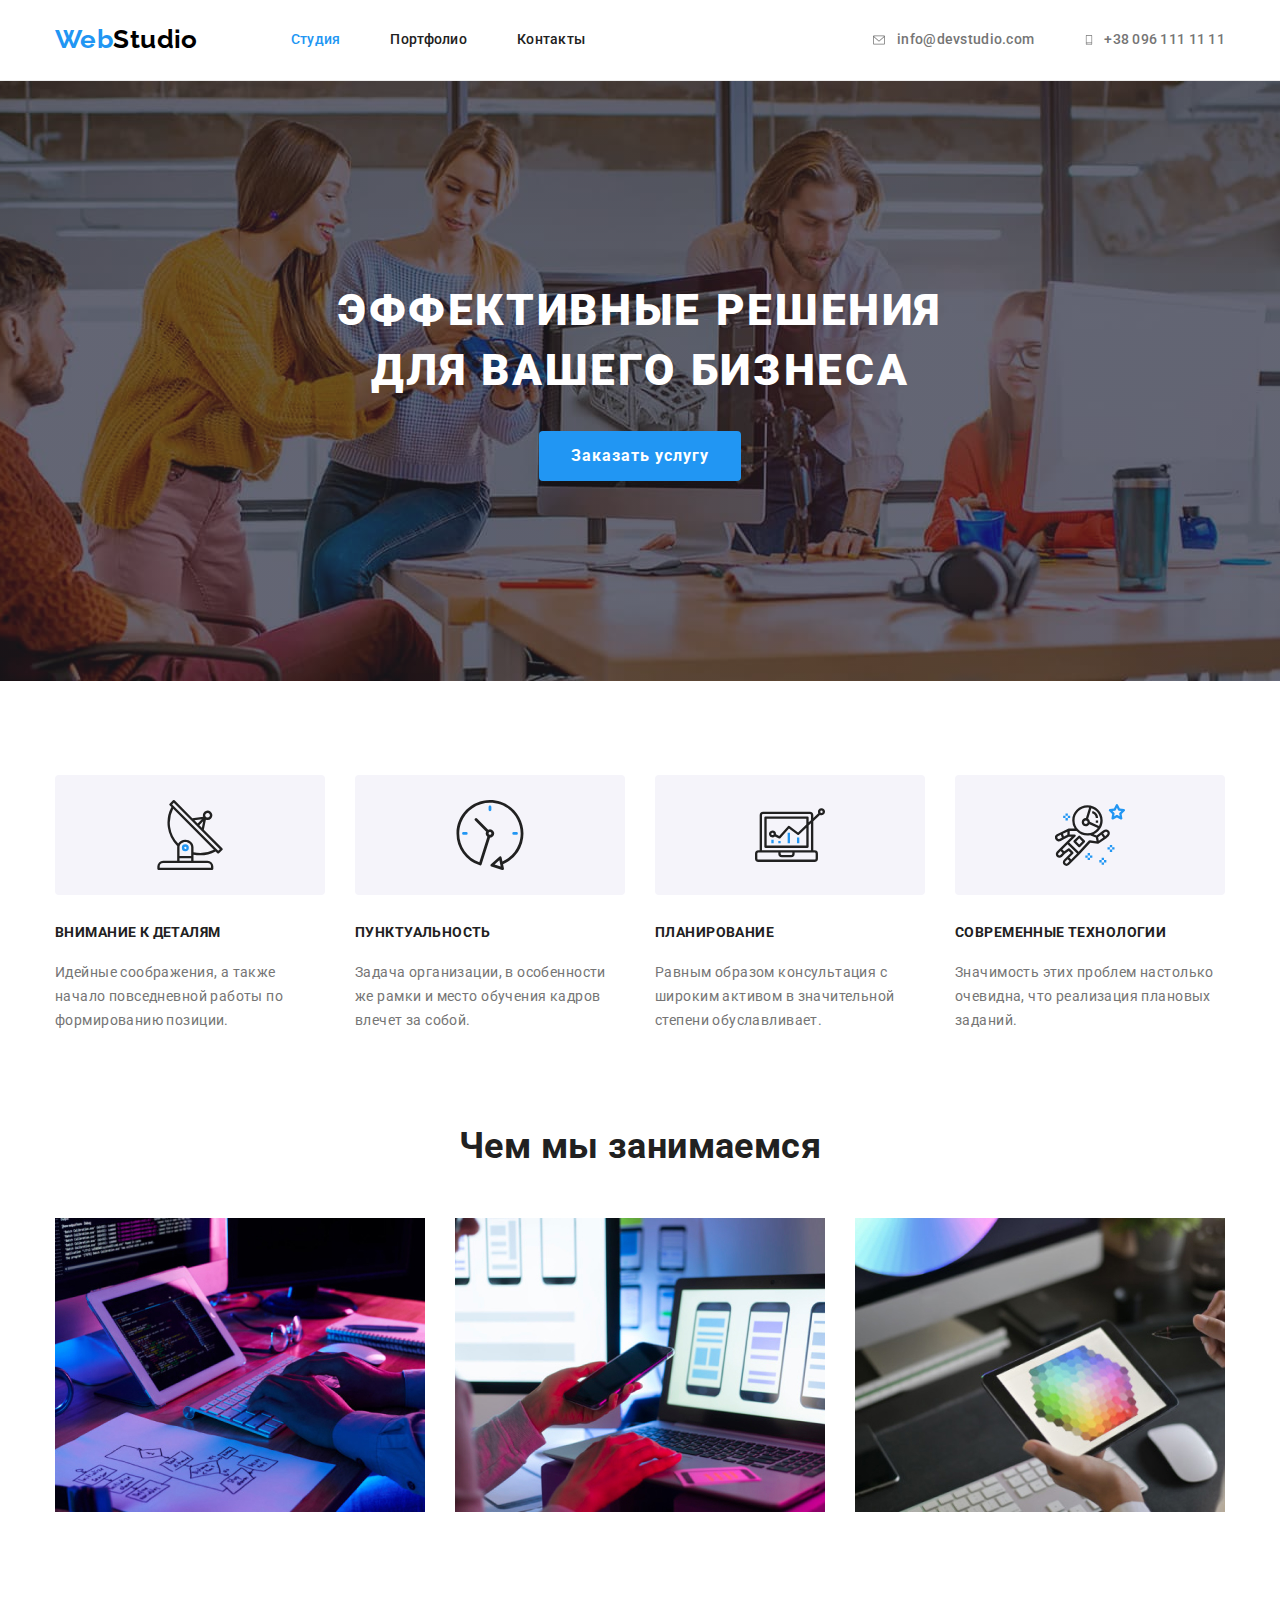
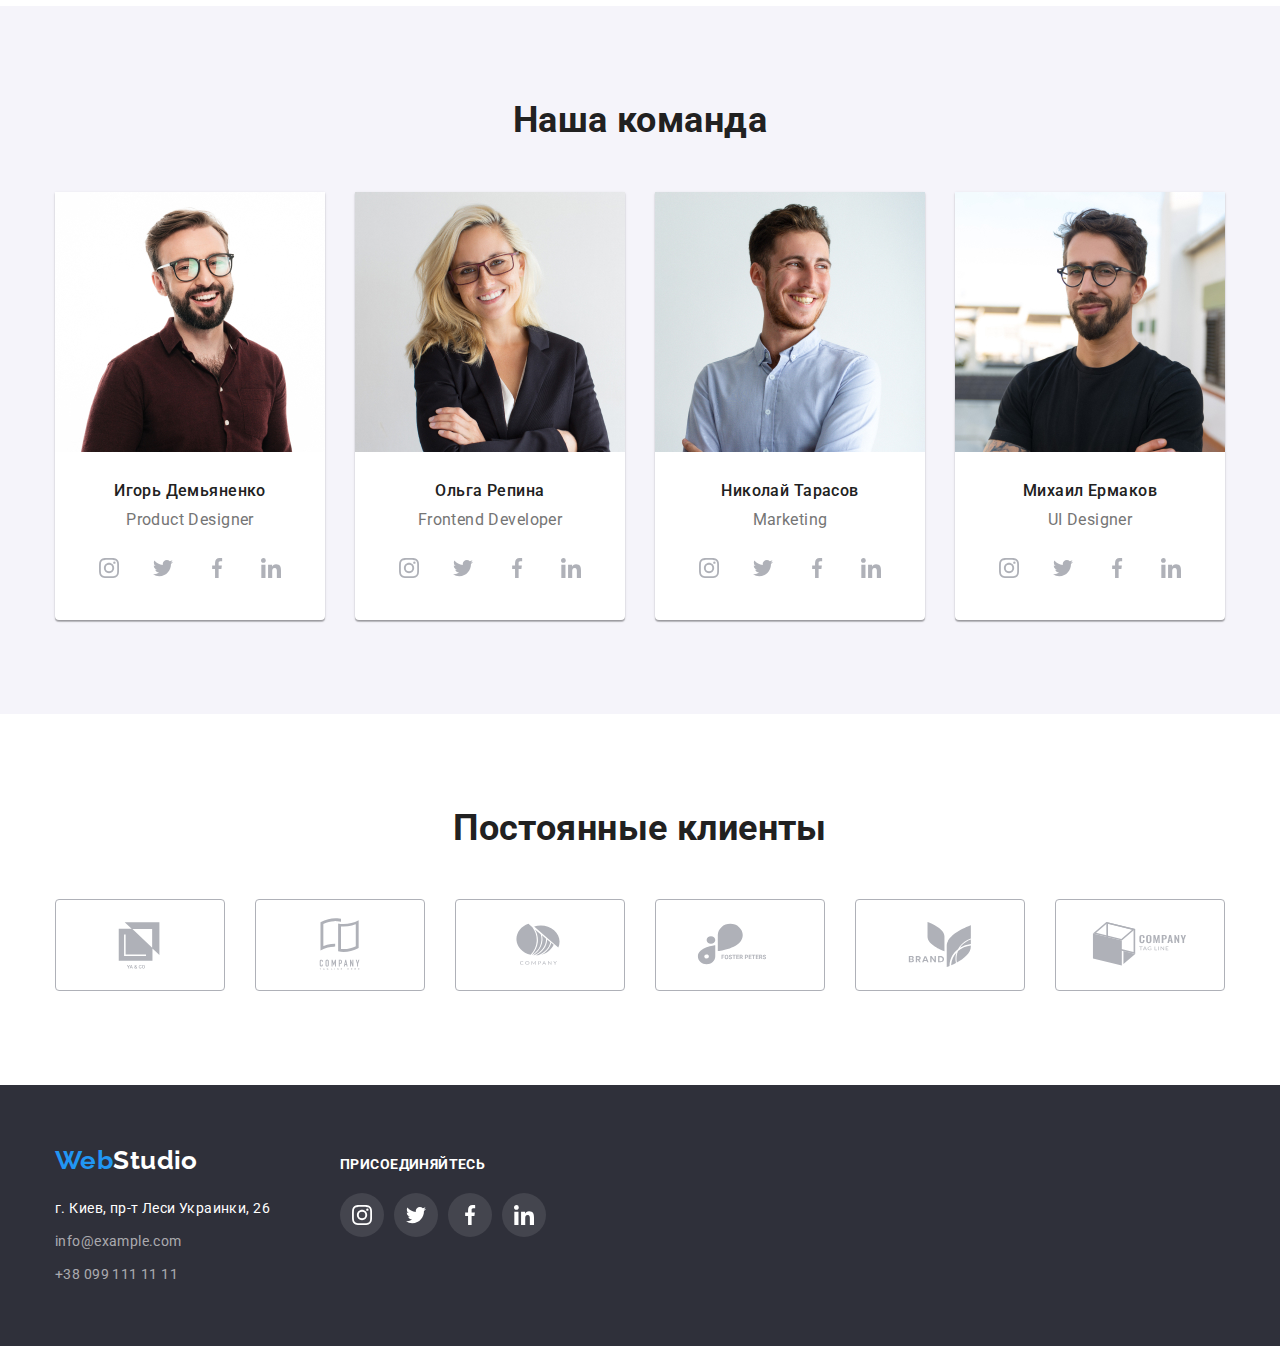
<file: index.html>
<!DOCTYPE html>
<html lang="ru">

<head>
  <meta charset="UTF-8" />
  <meta http-equiv="X-UA-Compatible" content="IE=edge" />
  <meta name="viewport" content="width=device-width, initial-scale=1.0" />
  <title>WebStudio</title>

  <link rel="preconnect" href="https://fonts.googleapis.com" />
  <link rel="preconnect" href="https://fonts.gstatic.com" crossorigin />
  <link href="https://fonts.googleapis.com/css2?family=Raleway:wght@700&family=Roboto:wght@400;500;700;900&display=swap"
    rel="stylesheet" />

  <link rel="stylesheet"
    href="https://cdnjs.cloudflare.com/ajax/libs/modern-normalize/1.1.0/modern-normalize.min.css" />

  <link rel="stylesheet" href="./css/style.css" />
</head>

<body>
  <header class="page-header">
    <div class="container main-container">
      <nav class="main-nav">
        <a href="./index.html" class="logo">Web<span class="accent">Studio</span></a>

        <ul class="site-nav list">
          <li class="item"><a href="" class="nav-link current">Студия</a></li>
          <li class="item"><a href="./portfolio.html" class="nav-link">Портфолио</a></li>
          <li class="item"><a href="" class="nav-link">Контакты</a></li>
        </ul>
      </nav>

      <ul class="contact-nav list">
        <li class="item">
          <div class="icon-envelope">
            <a href="mailto:info@devstudio.com" class="contact-link">
              <svg width="16" height="12" class="svg-envelope">
                <use href="./images/icons.svg#icon-envelope"></use>
              </svg>info@devstudio.com</a>
          </div>
        </li>
        <li class="item">
          <div class="icon-smartphone">
            <a href="tel:+380961111111" class="contact-link">
              <svg width="10" height="16" class="svg-smartphone">
                <use href="./images/icons.svg#icon-smartphone"></use>
              </svg>+38 096 111 11 11</a>
          </div>
        </li>
      </ul>
    </div>
  </header>


  <main>
    <section class="hero">
      <h1 class="hero-tittle">Эффективные решения для вашего бизнеса</h1>
      <button type="button" class="button">Заказать услугу</button>
    </section>

    <section class="section-first">
      <div class="container">
        <h2 class="visually-hidden">Преимущества</h2>
        <ul class="feature-list">
          <li class="item">
            <div class="icon-antenna">
              <svg width="70" height="70">
                <use href="./images/icons.svg#icon-antenna"></use>
              </svg>
            </div>
            <h3 class="feature-tittle">Внимание к деталям</h3>
            <p class="feature-text">
              Идейные соображения, а также начало повседневной работы по формированию позиции.
            </p>
          </li>
          <li class="item">
            <div class="icon-clock">
              <svg width="70" height="70">
                <use href="./images/icons.svg#icon-clock"></use>
              </svg>
            </div>
            <h3 class="feature-tittle">Пунктуальность</h3>
            <p class="feature-text">
              Задача организации, в особенности же рамки и место обучения кадров влечет за собой.
            </p>
          </li>
          <li class="item">
            <div class="icon-diagram">
              <svg width="70" height="70">
                <use href="./images/icons.svg#icon-diagram"></use>
              </svg>
            </div>
            <h3 class="feature-tittle">Планирование</h3>
            <p class="feature-text">
              Равным образом консультация с широким активом в значительной степени обуславливает.
            </p>
          </li>
          <li class="item">
            <div class="icon-astronaut">
              <svg width="70" height="70">
                <use href="./images/icons.svg#icon-astronaut"></use>
              </svg>
            </div>
            <h3 class="feature-tittle">Современные технологии</h3>
            <p class="feature-text">
              Значимость этих проблем настолько очевидна, что реализация плановых заданий.
            </p>
          </li>
        </ul>
      </div>
    </section>

    <section class="section-second">
      <div class="container">
        <h2 class="section-tittle">Чем мы занимаемся</h2>
        <ul class="feature-list">
          <li class="feature-list-item">
            <img class="services-img" src="./images/box1.jpg" alt="Вид услуги" width="370" />
          </li>
          <li class="feature-list-item">
            <img class="services-img" src="./images/box2.jpg" alt="Вид услуги" width="370" />
          </li>
          <li class="feature-list-item">
            <img class="services-img" src="./images/box3.jpg" alt="Вид услуги" width="370" />
          </li>
        </ul>
      </div>
    </section>

    <section class="section-third">
      <div class="container">
        <h2 class="section-tittle">Наша команда</h2>
        <ul class="feature-list">
          <li class="feature-list-employee">
            <img class="employee-img" src="./images/emp1.jpg" alt="Работник Игорь" width="270" />
            <div class="profession-employee">
              <h3 class="employee-name">Игорь Демьяненко</h3>
              <p class="employee-text">Product Designer</p>
              <ul class="social-network-items">
                <li class="list">
                  <a href="https://www.instagram.com/" class="link-instagram">
                    <svg width="20" height="20" class="svg-instagram">
                      <use href="./images/icons.svg#icon-instagram"></use>
                    </svg>
                  </a>
                </li>
                <li class="list">
                  <a href="https://twitter.com/" class="link-twitter">
                    <svg width="20" height="20" class="svg-twitter">
                      <use href="./images/icons.svg#icon-twitter"></use>
                    </svg>
                  </a>
                </li>
                <li class="list">
                  <a href="https://uk-ua.facebook.com/" class="link-facebook">
                    <svg width="20" height="20" class="svg-facebook">
                      <use href="./images/icons.svg#icon-facebook"></use>
                    </svg>
                  </a>
                </li>
                <li class="list">
                  <a href="https://ru.linkedin.com/" class="link-linkedin">
                    <svg width="20" height="20" class="svg-linkedin">
                      <use href="./images/icons.svg#icon-linkedin"></use>
                    </svg>
                  </a>
                </li>
              </ul>
            </div>
          </li>
          <li class="feature-list-employee">
            <img class="employee-img" src="./images/emp2.jpg" alt="Работник Ольга" width="270" />
            <div class="profession-employee">
              <h3 class="employee-name">Ольга Репина</h3>
              <p class="employee-text">Frontend Developer</p>
              <ul class="social-network-items">
                <li class="list">
                  <a href="https://www.instagram.com/" class="link-instagram">
                    <svg width="20" height="20" class="svg-instagram">
                      <use href="./images/icons.svg#icon-instagram"></use>
                    </svg>
                  </a>
                </li>
                <li class="list">
                  <a href="https://twitter.com/" class="link-twitter">
                    <svg width="20" height="20" class="svg-twitter">
                      <use href="./images/icons.svg#icon-twitter"></use>
                    </svg>
                  </a>
                </li>
                <li class="list">
                  <a href="https://uk-ua.facebook.com/" class="link-facebook">
                    <svg width="20" height="20" class="svg-facebook">
                      <use href="./images/icons.svg#icon-facebook"></use>
                    </svg>
                  </a>
                </li>
                <li class="list">
                  <a href="https://ru.linkedin.com/" class="link-linkedin">
                    <svg width="20" height="20" class="svg-linkedin">
                      <use href="./images/icons.svg#icon-linkedin"></use>
                    </svg>
                  </a>
                </li>
              </ul>
            </div>
          </li>
          <li class="feature-list-employee">
            <img class="employee-img" src="./images/emp3.jpg" alt="Работник Николай" width="270" />
            <div class="profession-employee">
              <h3 class="employee-name">Николай Тарасов</h3>
              <p class="employee-text">Marketing</p>
              <ul class="social-network-items">
                <li class="list">
                  <a href="https://www.instagram.com/" class="link-instagram">
                    <svg width="20" height="20" class="svg-instagram">
                      <use href="./images/icons.svg#icon-instagram"></use>
                    </svg>
                  </a>
                </li>
                <li class="list">
                  <a href="https://twitter.com/" class="link-twitter">
                    <svg width="20" height="20" class="svg-twitter">
                      <use href="./images/icons.svg#icon-twitter"></use>
                    </svg>
                  </a>
                </li>
                <li class="list">
                  <a href="https://uk-ua.facebook.com/" class="link-facebook">
                    <svg width="20" height="20" class="svg-facebook">
                      <use href="./images/icons.svg#icon-facebook"></use>
                    </svg>
                  </a>
                </li>
                <li class="list">
                  <a href="https://ru.linkedin.com/" class="link-linkedin">
                    <svg width="20" height="20" class="svg-linkedin">
                      <use href="./images/icons.svg#icon-linkedin"></use>
                    </svg>
                  </a>
                </li>
              </ul>
            </div>
          </li>
          <li class="feature-list-employee">
            <img class="employee-img" src="./images/emp4.jpg" alt="Работник Михаил" width="270" />
            <div class="profession-employee">
              <h3 class="employee-name">Михаил Ермаков</h3>
              <p class="employee-text">UI Designer</p>
              <ul class="social-network-items">
                <li class="list">
                  <a href="https://www.instagram.com/" class="link-instagram">
                    <svg width="20" height="20" class="svg-instagram">
                      <use href="./images/icons.svg#icon-instagram"></use>
                    </svg>
                  </a>
                </li>
                <li class="list">
                  <a href="https://twitter.com/" class="link-twitter">
                    <svg width="20" height="20" class="svg-twitter">
                      <use href="./images/icons.svg#icon-twitter"></use>
                    </svg>
                  </a>
                </li>
                <li class="list">
                  <a href="https://uk-ua.facebook.com/" class="link-facebook">
                    <svg width="20" height="20" class="svg-facebook">
                      <use href="./images/icons.svg#icon-facebook"></use>
                    </svg>
                  </a>
                </li>
                <li class="list">
                  <a href="https://ru.linkedin.com/" class="link-linkedin">
                    <svg width="20" height="20" class="svg-linkedin">
                      <use href="./images/icons.svg#icon-linkedin"></use>
                    </svg>
                  </a>
                </li>
              </ul>
            </div>
          </li>
        </ul>
      </div>
    </section>

    <section class="section-fourth">
      <div class="container">
        <h2 class="section-tittle">Постоянные клиенты</h2>
        <ul class="feature-list">
          <li class="feature-list-clients">
            <a href="" class="link-clients">
              <svg width="106" height="60" class="svg-client1">
                <use href="./images/sprite.svg#icon-client1"></use>
              </svg>
            </a>
          </li>
          <li class="feature-list-clients">
            <a href="" class="link-clients">
              <svg width="106" height="60" class="svg-client2">
                <use href="./images/sprite.svg#icon-client2"></use>
              </svg>
            </a>
          </li>
          <li class="feature-list-clients">
            <a href="" class="link-clients">
              <svg width="106" height="60" class="svg-client3">
                <use href="./images/sprite.svg#icon-client3"></use>
              </svg>
            </a>
          </li>
          <li class="feature-list-clients">
            <a href="" class="link-clients">
              <svg width="106" height="60" class="svg-client4">
                <use href="./images/sprite.svg#icon-client4"></use>
              </svg>
            </a>
          </li>
          <li class="feature-list-clients">
            <a href="" class="link-clients">
              <svg width="106" height="60" class="svg-client5">
                <use href="./images/sprite.svg#icon-client5"></use>
              </svg>
            </a>
          </li>
          <li class="feature-list-clients">
            <a href="" class="link-clients">
              <svg width="106" height="60" class="svg-client6">
                <use href="./images/sprite.svg#icon-client6"></use>
              </svg>
            </a>
          </li>
        </ul>
      </div>
    </section>
  </main>

  <footer class="footer">
    <div class="container container-footer">
      <div class="first-footer-flex-container">
        <div class="footer-logo-container">
          <a href="" class="logo">Web<span class="accent">Studio</span></a>
          <address>
            <ul class="footer-contact list">
              <li class="footer-contact-item">
                <a href="" class="footer-nav-address">г. Киев, пр-т Леси Украинки, 26</a>
              </li>
              <li class="footer-contact-item">
                <a href="mailto:info@example.com" class="contact-link">info@example.com</a>
              </li>
              <li class="footer-contact-item">
                <a href="tel:+380991111111" class="contact-link">+38 099 111 11 11</a>
              </li>
            </ul>
          </address>
        </div>
      </div>

      <div class="second-footer-flex-container">
        <h2 class="feature-tittle">Присоединяйтесь</h2>
        <ul class="footer-network-items">
          <li class="list">
            <a href="https://www.instagram.com/" class="link-instagram">
              <svg width="20" height="20" class="svg-inst">
                <use href="./images/icons.svg#icon-instagram2"></use>
              </svg>
            </a>
          </li>
          <li class="list">
            <a href="https://twitter.com/" class="link-twitter">
              <svg width="20" height="20" class="svg-twitter">
                <use href="./images/icons.svg#icon-twitter2"></use>
              </svg>
            </a>
          </li>
          <li class="list">
            <a href="https://uk-ua.facebook.com/" class="link-facebook">
              <svg width="20" height="20" class="svg-facebook">
                <use href="./images/icons.svg#icon-facebook2"></use>
              </svg>
            </a>
          </li>
          <li class="list">
            <a href="https://ru.linkedin.com/" class="link-linkedin">
              <svg width="20" height="20" class="svg-linkedin">
                <use href="./images/icons.svg#icon-linkedin2"></use>
              </svg>
            </a>
          </li>
        </ul>
      </div>
    </div>
  </footer>
</body>

</html>
</file>
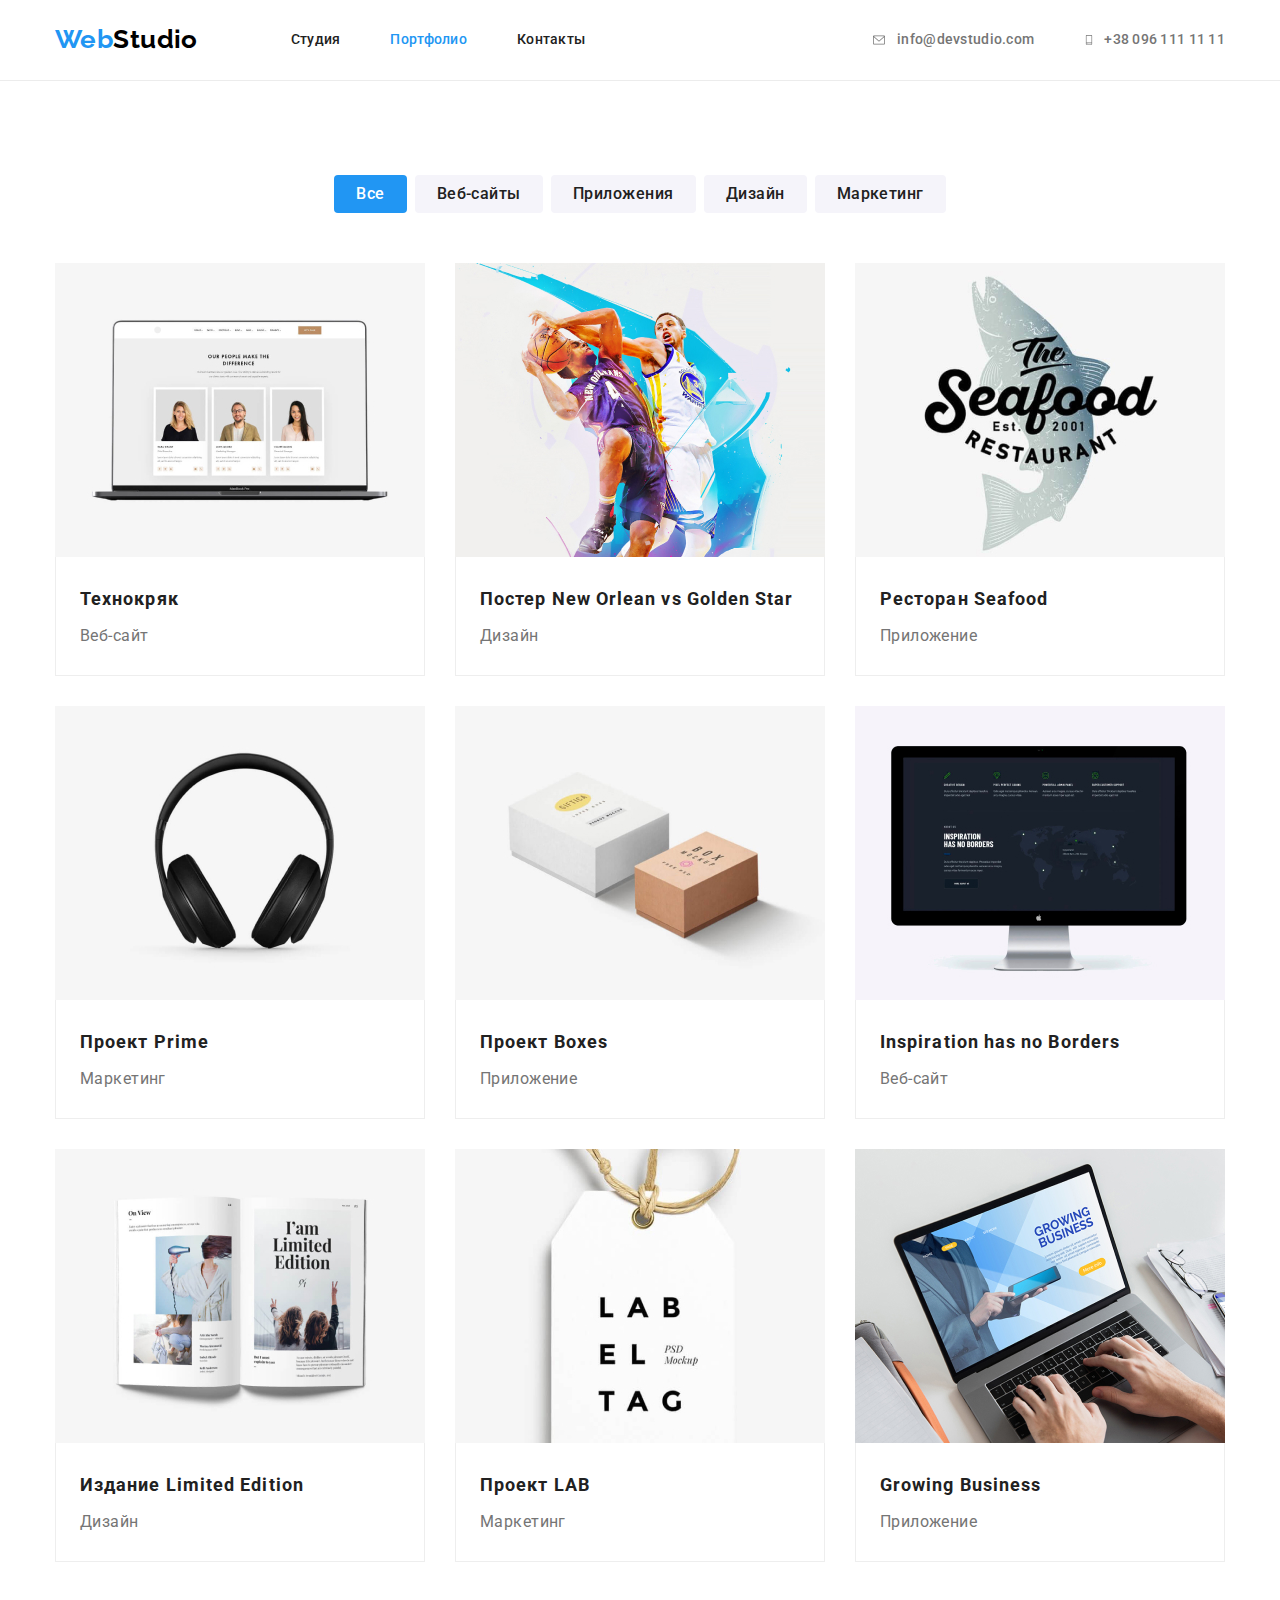
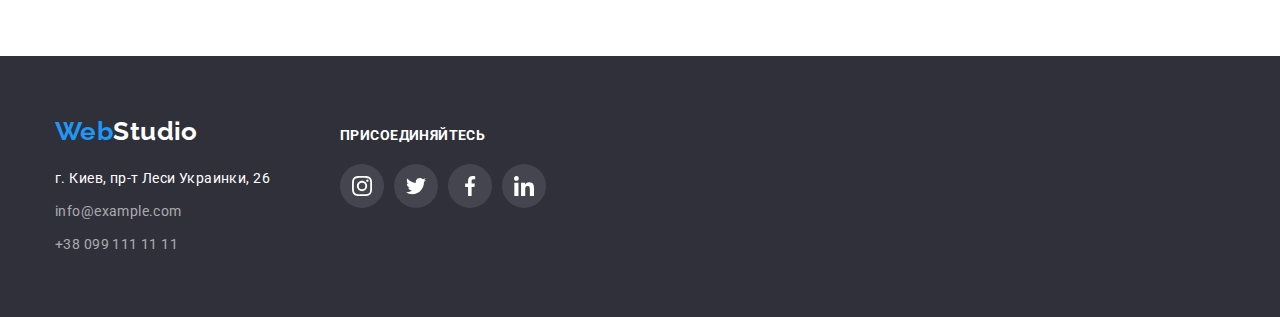
<file: portfolio.html>
<!DOCTYPE html>
<html lang="ru">

<head>
  <meta charset="UTF-8" />
  <meta http-equiv="X-UA-Compatible" content="IE=edge" />
  <meta name="viewport" content="width=device-width, initial-scale=1.0" />
  <title>WebStudio</title>

  <link rel="preconnect" href="https://fonts.googleapis.com" />
  <link rel="preconnect" href="https://fonts.gstatic.com" crossorigin />
  <link href="https://fonts.googleapis.com/css2?family=Raleway:wght@700&family=Roboto:wght@400;500;700;900&display=swap"
    rel="stylesheet" />

  <link rel="stylesheet"
    href="https://cdnjs.cloudflare.com/ajax/libs/modern-normalize/1.1.0/modern-normalize.min.css" />

  <link rel="stylesheet" href="./css/style.css" />
</head>

<body>
  <header class="page-header">
    <div class="container main-container">
      <nav class="main-nav">
        <a href="./index.html" class="logo">Web<span class="accent">Studio</span></a>

        <ul class="site-nav list">
          <li class="item"><a href="./index.html" class="nav-link">Студия</a></li>
          <li class="item"><a href="" class="nav-link current">Портфолио</a></li>
          <li class="item"><a href="./contact.html" class="nav-link">Контакты</a></li>
        </ul>
      </nav>

      <ul class="contact-nav list">
        <li class="item">
          <div class="icon-envelope">
            <a href="mailto:info@devstudio.com" class="contact-link">
              <svg width="16" height="12" class="svg-envelope">
                <use href="./images/icons.svg#icon-envelope"></use>
              </svg>info@devstudio.com</a>
          </div>
        </li>
        <li class="item">
          <div class="icon-smartphone">
            <a href="tel:+380961111111" class="contact-link">
              <svg width="10" height="16" class="svg-smartphone">
                <use href="./images/icons.svg#icon-smartphone"></use>
              </svg>+38 096 111 11 11</a>
          </div>
        </li>
      </ul>
    </div>
  </header>

  <main>
    <section class="portfolio-section">
      <div class="container">
        <h1 class="visually-hidden">Наши проекты</h1>
        <ul class="list list-button">
          <li class="item">
            <button type="button" class="secondary-button currently-active">Все</button>
          </li>
          <li class="item"><button type="button" class="secondary-button">Веб-сайты</button></li>
          <li class="item"><button type="button" class="secondary-button">Приложения</button></li>
          <li class="item"><button type="button" class="secondary-button">Дизайн</button></li>
          <li class="item"><button type="button" class="secondary-button">Маркетинг</button></li>
        </ul>

        <ul class="list wrap-list">
          <li class="wrap-element">
            <a href="" class="link-wrap-element">
              <img class="footer-img" src="./images/project1.jpg" alt="Технокряк" width="370" />
              <div class="projects-description">
                <h2 class="project-tittle">Технокряк</h2>
                <p class="project-text">Веб-сайт</p>
              </div>
            </a>
          </li>
          <li class="wrap-element">
            <a href="" class="link-wrap-element">
              <img class="footer-img" src="./images/project2.jpg" alt="Постер New Orlean vs Golden Star" width="370" />
              <div class="projects-description">
                <h2 class="project-tittle">Постер New Orlean vs Golden Star</h2>
                <p class="project-text">Дизайн</p>
              </div>
            </a>
          </li>
          <li class="wrap-element">
            <a href="" class="link-wrap-element">
              <img class="footer-img" src="./images/project3.jpg" alt="Ресторан Seafood" width="370" />
              <div class="projects-description">
                <h2 class="project-tittle">Ресторан Seafood</h2>
                <p class="project-text">Приложение</p>
              </div>
            </a>
          </li>
          <li class="wrap-element">
            <a href="" class="link-wrap-element">
              <img class="footer-img" src="./images/project4.jpg" alt="Проект Prime" width="370" />
              <div class="projects-description">
                <h2 class="project-tittle">Проект Prime</h2>
                <p class="project-text">Маркетинг</p>
              </div>
            </a>
          </li>
          <li class="wrap-element">
            <a href="" class="link-wrap-element">
              <img class="footer-img" src="./images/project5.jpg" alt="Проект Boxes" width="370" />
              <div class="projects-description">
                <h2 class="project-tittle">Проект Boxes</h2>
                <p class="project-text">Приложение</p>
              </div>
            </a>
          </li>
          <li class="wrap-element">
            <a href="" class="link-wrap-element">
              <img class="footer-img" src="./images/project6.jpg" alt="Inspiration has no Borders" width="370" />
              <div class="projects-description">
                <h2 class="project-tittle">Inspiration has no Borders</h2>
                <p class="project-text">Веб-сайт</p>
              </div>
            </a>
          </li>
          <li class="wrap-element">
            <a href="" class="link-wrap-element">
              <img class="footer-img" src="./images/project7.jpg" alt="Издание Limited Edition" width="370" />
              <div class="projects-description">
                <h2 class="project-tittle">Издание Limited Edition</h2>
                <p class="project-text">Дизайн</p>
              </div>
            </a>
          </li>
          <li class="wrap-element">
            <a href="" class="link-wrap-element">
              <img class="footer-img" src="./images/project8.jpg" alt="Проект LAB" width="370" />
              <div class="projects-description">
                <h2 class="project-tittle">Проект LAB</h2>
                <p class="project-text">Маркетинг</p>
              </div>
            </a>
          </li>
          <li class="wrap-element">
            <a href="" class="link-wrap-element">
              <img class="footer-img" src="./images/project9.jpg" alt="Growing Business" width="370" />
              <div class="projects-description">
                <h2 class="project-tittle">Growing Business</h2>
                <p class="project-text">Приложение</p>
              </div>
            </a>
          </li>
        </ul>
      </div>
    </section>
  </main>

  <footer class="footer">
    <div class="container container-footer">
      <div class="first-footer-flex-container">
        <div class="footer-logo-container">
          <a href="" class="logo">Web<span class="accent">Studio</span></a>
          <address>
            <ul class="footer-contact list">
              <li class="footer-contact-item">
                <a href="" class="footer-nav-address">г. Киев, пр-т Леси Украинки, 26</a>
              </li>
              <li class="footer-contact-item">
                <a href="mailto:info@example.com" class="contact-link">info@example.com</a>
              </li>
              <li class="footer-contact-item">
                <a href="tel:+380991111111" class="contact-link">+38 099 111 11 11</a>
              </li>
            </ul>
          </address>
        </div>
      </div>

      <div class="second-footer-flex-container">
        <h2 class="feature-tittle">Присоединяйтесь</h2>
        <ul class="footer-network-items">
          <li class="list">
            <a href="https://www.instagram.com/" class="link-instagram">
              <svg width="20" height="20" class="svg-inst">
                <use href="./images/icons.svg#icon-instagram2"></use>
              </svg>
            </a>
          </li>
          <li class="list">
            <a href="https://twitter.com/" class="link-twitter">
              <svg width="20" height="20" class="svg-twitter">
                <use href="./images/icons.svg#icon-twitter2"></use>
              </svg>
            </a>
          </li>
          <li class="list">
            <a href="https://uk-ua.facebook.com/" class="link-facebook">
              <svg width="20" height="20" class="svg-facebook">
                <use href="./images/icons.svg#icon-facebook2"></use>
              </svg>
            </a>
          </li>
          <li class="list">
            <a href="https://ru.linkedin.com/" class="link-linkedin">
              <svg width="20" height="20" class="svg-linkedin">
                <use href="./images/icons.svg#icon-linkedin2"></use>
              </svg>
            </a>
          </li>
        </ul>
      </div>
    </div>
  </footer>
</body>

</html>
</file>
<file: css/style.css>
:root {
  --primary-text-color: #212121;
  --secondary-text-color: #757575;
  --accent-color: #2196f3;
  --bcg-color: #2f303a;
  --primary-letter-spacing: 0.03em;
  --secondary-letter-spacing: 0.02em;
  --hero-letter-spacing: 0.06em;
}

body {
  color: var(--primary-text-color);
  background-color: #fff;

  font-size: 14px;
  font-family: Roboto, sans-serif;
  letter-spacing: var(--primary-letter-spacing);
}

h,
p {
  margin: 0;
}

ul {
  padding: 0;
}

.hero-tittle {
  margin: 0 auto 30px;

  letter-spacing: var(--hero-letter-spacing);
  font-weight: 900;
  font-size: 44px;
  max-width: 696px;
  line-height: 1.36;
  text-align: center;
  text-transform: uppercase;
}

.hero {
  padding: 200px 0px;
  margin: auto;
  text-align: center;

  background-image: linear-gradient(rgba(47, 48, 58, 0.4), rgba(47, 48, 58, 0.4)),
    url('../images/bcg-img.jpg');

  background-repeat: no-repeat;
  background-position: 50% 50%;
  max-width: 1600px;
}

/* svg */

.icon-envelope {
  fill: #757575;
}

.icon-envelope:hover {
  fill: #2196f3;
}

.svg-envelope {
  margin-right: 10px;
}

.contact-nav .contact-link {
  display: flex;
  align-items: center;
}


.icon-smartphone {
  fill: #757575;
}

.icon-smartphone:hover {
  fill: #2196f3;
}

.svg-smartphone {
  margin-right: 10px;
}



.icon-antenna,
.icon-clock,
.icon-diagram,
.icon-astronaut {
  display: flex;
  width: 270px;
  height: 120px;
  background: #f5f4fa;
  border-radius: 4px;
  justify-content: center;
  align-items: center;
  margin-bottom: 30px;
}



.social-network-items {
  display: flex;
  justify-content: center;
}

.social-network-items li+li {
  margin-left: 10px;
}

.link-instagram,
.link-twitter,
.link-facebook,
.link-linkedin {
  display: flex;
  justify-content: center;
  align-items: center;
  width: 44px;
  height: 44px;
  border-radius: 50%;
}

.link-instagram:hover,
.link-twitter:hover,
.link-facebook:hover,
.link-linkedin:hover,
.link-instagram:focus,
.link-twitter:focus,
.link-facebook:focus,
.link-linkedin:focus {
  background-color: #2196f3;
}

.svg-instagram,
.svg-twitter,
.svg-facebook,
.svg-linkedin {
  fill: #afb1b8;
}

.link-instagram:hover .svg-instagram,
.link-twitter:hover .svg-twitter,
.link-facebook:hover .svg-facebook,
.link-linkedin:hover .svg-linkedin,
.link-instagram:focus .svg-instagram,
.link-twitter:focus .svg-twitter,
.link-facebook:focus .svg-facebook,
.link-linkedin:focus .svg-linkedin {
  fill: #ffffff;
}



.feature-list-clients {
  width: calc((100%-150px) / 6);
  height: 92px;

  cursor: pointer;
}

.link-clients {
  display: flex;
  justify-content: center;
  align-items: center;
  width: 170px;
  height: 92px;
  border: 1px solid #afb1b8;
  border-radius: 4px;
}

.feature-list-clients:hover .link-clients {
  border: 1px solid #2196f3;
}

.svg-client1,
.svg-client2,
.svg-client3,
.svg-client4,
.svg-client5,
.svg-client6 {
  fill: #afb1b8;
}

.link-clients:hover .svg-client1,
.link-clients:hover .svg-client2,
.link-clients:hover .svg-client3,
.link-clients:hover .svg-client4,
.link-clients:hover .svg-client5,
.link-clients:hover .svg-client6,
.link-clients:focus .svg-client1,
.link-clients:focus .svg-client2,
.link-clients:focus .svg-client3,
.link-clients:focus .svg-client4,
.link-clients:focus .svg-client5,
.link-clients:focus .svg-client6 {
  fill: #2196f3;
}

.both-of-sections,
.section-third,
.section-fourth {
  padding-top: 94px;
  padding-bottom: 94px;
}

h2 {
  margin-top: 0;
  margin-bottom: 0;
}

.feature-list,
.list {
  padding: 0;
  margin: 0;
  list-style: none;
}

.feature-list {
  display: flex;
}

.feature-list .item {
  width: 270px;
}

.projects-description {
  padding: 24px 24px;
  border-bottom: 1px solid #eeeeee;
  border-right: 1px solid #eeeeee;
  border-left: 1px solid #eeeeee;
}

.project-tittle {
  margin-bottom: 4px;
  font-size: 18px;
  line-height: 2;
  letter-spacing: var(--hero-letter-spacing);
}

.project-text {
  margin-top: 0;
  margin-bottom: 0px;
  color: var(--secondary-text-color);
  font-size: 16px;
  line-height: 1.88;
}

.feature-tittle {
  margin-top: 0px;
  margin-bottom: 20px;

  font-size: 14px;
  line-height: 1.14;
  text-transform: uppercase;
}

.logo {
  color: var(--accent-color);

  font-family: Raleway, sans-serif;
  font-weight: 700;
  font-size: 26px;
  line-height: 1.2;
  text-decoration: none;
}

.container>.logo {
  display: inline-block;
  margin-bottom: 20px;
}

.container {
  margin-left: auto;
  margin-right: auto;
  width: 1200px;
  padding-right: 15px;
  padding-left: 15px;
}

.page-header {
  border-bottom: 1px solid #ececec;
}

.accent {
  color: #000000;
}

.footer .logo .accent {
  color: #ffffff;
}

.site-nav .nav-link {
  color: var(--primary-text-color);
}

.contact-nav .contact-link,
.feature-text,
.employee-text {
  color: var(--secondary-text-color);
}

.site-nav .nav-link,
.contact-nav .contact-link,
.footer-nav-address,
.footer-contact .contact-link {
  text-decoration: none;
}

.footer-contact {
  display: inline-block;
}

.footer {
  padding-top: 60px;
  padding-bottom: 60px;
}

.feature-text,
.footer-contact.list {
  line-height: 1.71;
}

.feature-text {
  margin-top: 0;
  margin-bottom: 0;
}

.footer-contact.list {
  font-weight: 400;
}

address {
  font-style: normal;
}

.section-tittle {
  margin-bottom: 50px;

  font-size: 36px;
  line-height: 1.16;
  text-align: center;
}

.employee-name {
  margin-top: 0;
  margin-bottom: 10px;
}

.employee-img {
  display: block;
}

.section-first {
  padding-top: 94px;
  padding-bottom: 94px;
}

.employee-name {
  font-weight: 500;
  font-size: 16px;
  line-height: 1.18;
  text-align: center;
}

.employee-text {
  margin-top: 0;
  margin-bottom: 16px;

  font-size: 16px;
  line-height: 1.18;
  text-align: center;
}

.profession-employee {
  padding-top: 30px;
  padding-bottom: 30px;
  padding-left: 5px;
  padding-right: 5px;
}

.site-nav .nav-link:hover,
.contact-nav .contact-link:hover,
.footer-contact .contact-link:hover,
.site-nav .nav-link:focus,
.contact-nav .contact-link:focus,
.footer-contact .contact-link:focus {
  color: var(--accent-color);
}

.main-container {
  display: flex;
  align-items: center;
}

.portfolio-section {
  padding-top: 94px;
  padding-bottom: 94px;
}

.main-nav {
  display: flex;
  align-items: center;
}

.site-nav,
.contact-nav {
  letter-spacing: var(--secondary-letter-spacing);
  font-weight: 500;
  line-height: 1.14;
}

.visually-hidden {
  position: absolute;
  width: 1px;
  height: 1px;
  margin: -1px;
  border: 0;
  padding: 0;

  white-space: nowrap;
  clip-path: inset(100%);
  clip: rect(0 0 0 0);
  overflow: hidden;
}

.site-nav {
  display: flex;
  margin-left: 93px;
}

.site-nav .item+.item,
.contact-nav .item+.item {
  margin-left: 50px;
}

.site-nav .nav-link {
  display: block;
  padding-top: 32px;
  padding-bottom: 32px;
}

.contact-nav {
  display: flex;
  margin-left: auto;
}

.site-nav .nav-link.current {
  color: var(--accent-color);
}

.button {
  display: inline-block;
  border-radius: 4px;
  padding: 10px 32px;
  min-width: 200px;

  color: #ffffff;
  background-color: var(--accent-color);

  letter-spacing: var(--hero-letter-spacing);
  font-family: 'Roboto';
  font-weight: 700;
  font-size: 16px;
  line-height: 1.88;
  align-items: center;
  text-align: center;

  cursor: pointer;
  border: none;
}

.secondary-button {
  display: block;
  border-radius: 4px;
  padding: 6px 22px;

  color: var(--primary-text-color);
  background-color: #f5f4fa;

  font-family: 'Roboto';
  font-weight: 500;
  font-size: 16px;
  line-height: 1.62;
  text-align: center;
  letter-spacing: var(--primary-letter-spacing);

  cursor: pointer;
  border: none;
}

.currently-active {
  color: #ffffff;
  background-color: #2196f3;
}

.secondary-button:hover,
.secondary-button:focus {
  color: #ffffff;
  background-color: var(--accent-color);

  box-shadow: 0px 3px 1px rgba(0, 0, 0, 0.1), 0px 1px 2px rgba(0, 0, 0, 0.08),
    0px 2px 2px rgba(0, 0, 0, 0.12);
}

.footer,
.hero {
  background-color: var(--bcg-color);
}

.footer-contact .contact-link {
  color: #ffffff99;
}

.footer-nav-address,
.hero-tittle {
  color: #ffffff;
}

.section-second {
  padding-bottom: 94px;
}

.section-third {
  background-color: #f5f4fa;
}

/* 
мелкий текст #757575 
жирный текст #212121
цвет лого черный #000000
цвет лого синий #2196F3
цвет кнопки (accent) #2196F3;
цвет h1 #FFFFFF
цвет фона h1 и футера #2F303A
цвет фона сотрудников #F5F4FA
#FFFFFF99 60% для почты и телефона в футере
*/

/* Портфолио */

.wrap-list {
  display: flex;
  flex-wrap: wrap;
}

.wrap-element {
  width: calc((100% - 60px) / 3);
  margin-right: 30px;
  margin-bottom: 30px;

  cursor: pointer;
}

.wrap-element .footer-img {
  display: block;
}

.link-wrap-element:hover,
.link-wrap-element:focus {
  box-shadow: 0px 1px 1px rgba(0, 0, 0, 0.12), 0px 4px 4px rgba(0, 0, 0, 0.06),
    1px 4px 6px rgba(0, 0, 0, 0.16);
}

.link-wrap-element {
  text-decoration: none;
  color: var(--primary-text-color);
}

.link-wrap-element:hover .projects-description,
.link-wrap-element:focus .projects-description {
  box-shadow: 0px 1px 1px rgba(0, 0, 0, 0.12), 0px 4px 4px rgba(0, 0, 0, 0.06),
    1px 4px 6px rgba(0, 0, 0, 0.16);
}

.wrap-element:nth-child(3n) {
  margin-right: 0px;
}

.wrap-element:nth-last-child(-n + 3) {
  margin-bottom: 0;
}

.list-button {
  display: flex;
  justify-content: center;
  margin-bottom: 50px;
}

.list-button .item+.item {
  margin-left: 8px;
}

h1 {
  margin: 0;
}

.feature-list .item {
  width: calc((100% - 90px) / 4);
}

.feature-list .item+.item,
.feature-list-employee+.feature-list-employee,
.feature-list-item+.feature-list-item,
.feature-list-clients+.feature-list-clients {
  margin-left: 30px;
}

.feature-list-item {
  width: calc((100% - 60px) / 3);
}

.services-img {
  display: block;
}

.feature-list-employee {
  width: calc((100% - 90px) / 4);
  background-color: #ffffff;

  box-shadow: 0px 1px 3px rgb(0 0 0 / 12%), 0px 1px 1px rgb(0 0 0 / 14%),
    0px 2px 1px rgb(0 0 0 / 20%);
  border-radius: 0px 0px 4px 4px;
}

.footer-contact-item:not(:last-child) {
  margin-bottom: 9px;
}

.first-footer-flex-container {
  display: inline-flex;
}

.second-footer-flex-container {
  margin-left: 70px;
}

.second-footer-flex-container .feature-tittle {
  color: #ffffff;
}

.second-footer-flex-container ul {
  margin: 0;
  padding: 0;
}

.footer-network-items {
  display: inline-flex;
}

.footer-network-items li+li {
  margin-left: 10px;
}



.first-footer-flex-container .logo {
  display: block;
  margin-bottom: 20px;
}

.footer-network-items a {
  background-color: rgba(255, 255, 255, 0.1);
}

.container-footer {
  display: flex;
  align-items: baseline;
}
</file>
